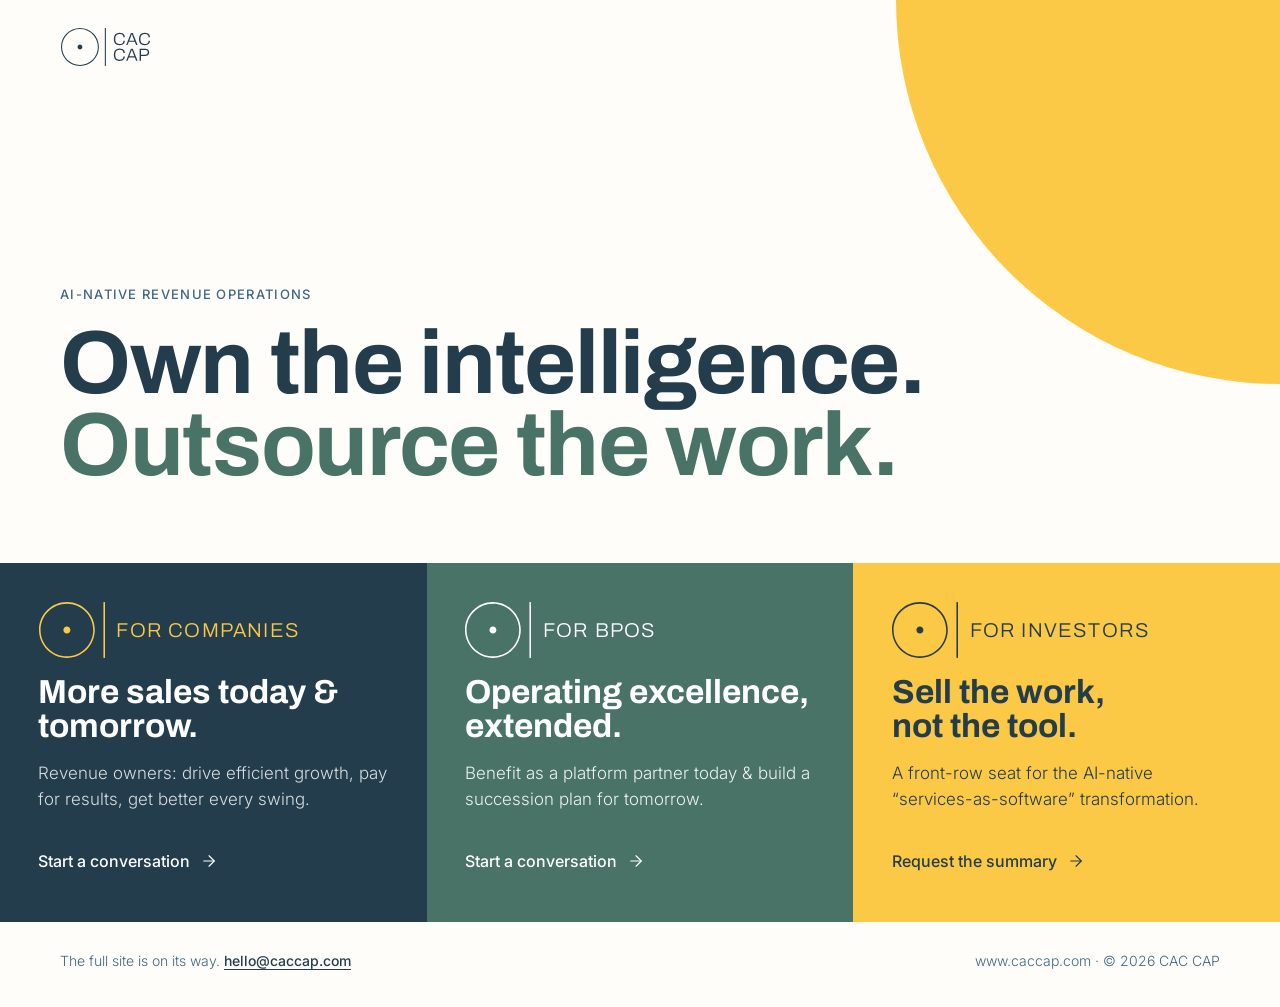
<file: index.html>
<!doctype html>
<html lang="en">
<head>
<meta charset="utf-8">
<meta name="viewport" content="width=device-width, initial-scale=1">
<title>CAC CAP · Own the intelligence. Outsource the work.</title>
<meta name="description" content="We sell the work, not the tool: an AI-native revenue operation, paid on results, with an acquisition pipeline behind it.">
<meta property="og:type" content="website">
<meta property="og:site_name" content="CAC CAP">
<meta property="og:title" content="CAC CAP · Own the intelligence. Outsource the work.">
<meta property="og:description" content="We sell the work, not the tool: an AI-native revenue operation, paid on results, with an acquisition pipeline behind it.">
<link rel="icon" href="favicon.ico" sizes="32x32">
<link rel="icon" type="image/svg+xml" href="favicon.svg">
<link rel="apple-touch-icon" href="apple-touch-icon.png">
<link rel="preconnect" href="https://fonts.googleapis.com">
<link rel="preconnect" href="https://fonts.gstatic.com" crossorigin>
<link rel="stylesheet" href="https://fonts.googleapis.com/css2?family=Archivo:wght@300;500;700&amp;family=Inter:wght@300;500&amp;display=swap">
<link rel="stylesheet" href="assets/css/site.css">
</head>
<body>
<a class="skip" href="#main">Skip to content</a>
<div style="box-sizing: border-box; background: #fffdfa; color: #233d4d; font-family: Inter, 'Helvetica Neue', Arial, sans-serif; font-weight: 300;">

  <section style="position: relative; overflow: hidden; min-height: clamp(460px, 44vw, 640px); display: flex; flex-direction: column;">
    <div aria-hidden="true" style="--d: clamp(400px, 60vw, 880px); position: absolute; top: calc(-0.5 * var(--d)); right: calc(-0.5 * var(--d)); width: var(--d); height: var(--d); border-radius: 50%; background: #fbc946;"></div>

    <header style="position: relative; width: 100%; max-width: 1320px; margin: 0 auto; box-sizing: border-box; padding: 28px clamp(20px, 5vw, 60px);">
      <a href="./" aria-label="CAC CAP home" style="display: inline-flex;"><span role="img" aria-label="CAC CAP" class="tint" style="display: block; height: clamp(32px, 3vw, 42px); aspect-ratio: 2372 / 1000; background: #233d4d; -webkit-mask-image: url(assets/img/cac-cap-lockup-white.svg); mask-image: url(assets/img/cac-cap-lockup-white.svg);"></span></a>
    </header>

    <div id="main" style="position: relative; flex-grow: 1; width: 100%; max-width: 1320px; margin: 0 auto; box-sizing: border-box; padding: 32px clamp(20px, 5vw, 60px) clamp(48px, 6vw, 88px); display: flex; flex-direction: column; justify-content: flex-end; gap: 20px;">
      <div style="font-size: 13px; font-weight: 500; letter-spacing: .1em; text-transform: uppercase; color: #3c6884;">AI-native revenue operations</div>
      <h1 style="margin: 0; max-width: 900px; font-family: Archivo, 'Helvetica Neue', Arial, sans-serif; font-weight: 700; font-size: clamp(42px, 7vw, 108px); line-height: .92; letter-spacing: -.015em; color: #233d4d;">Own the intelligence.<br><span style="color: #497367;">Outsource the work.</span></h1>
    </div>
  </section>

  <nav aria-label="Choose your path" style="display: grid; grid-template-columns: repeat(auto-fit, minmax(300px, 1fr));">
    <div class="door" style="min-height: clamp(300px, 28vw, 420px); box-sizing: border-box; padding: clamp(28px, 3vw, 44px); display: flex; flex-direction: column; gap: 18px; background: #233d4d; color: #ffffff; text-decoration: none;">
      <span style="display: flex; align-items: center;">
        <span aria-hidden="true" class="tint" style="width: 66.25px; height: 56px; display: block; flex: 0 0 auto; background: #fbc946; -webkit-mask-image: url(assets/img/cac-cap-mark-deep-ocean.svg); mask-image: url(assets/img/cac-cap-mark-deep-ocean.svg);"></span>
        <span style="margin-left: 11.7px; font-family: Archivo, 'Helvetica Neue', Arial, sans-serif; font-weight: 300; font-size: 20px; line-height: 1; letter-spacing: .06em; text-transform: uppercase; color: #fbc946;">For companies</span>
      </span>
      <span style="font-family: Archivo, 'Helvetica Neue', Arial, sans-serif; font-weight: 700; font-size: clamp(28px, 2.6vw, 38px); line-height: 1.02;">More sales today &amp; tomorrow.</span>
      <span style="flex-grow: 1; font-size: 17px; line-height: 1.5; color: rgba(255,255,255,.82);">Revenue owners:&nbsp;drive efficient growth, pay for results, get better every swing.</span>
      <a class="go" href="mailto:hello@caccap.com?subject=CAC%20CAP%20for%20companies" style="align-self: flex-start; display: inline-flex; align-items: center; gap: 10px; min-height: 44px; font-size: 16px; font-weight: 500; color: inherit; text-decoration: none;">Start a conversation
        <svg aria-hidden="true" width="18" height="18" viewBox="0 0 24 24" fill="none" stroke="currentColor" stroke-width="1.5" stroke-linecap="round" stroke-linejoin="round"><path d="M5 12h14"></path><path d="m12 5 7 7-7 7"></path></svg>
      </a>
    </div>
    <div class="door" style="min-height: clamp(300px, 28vw, 420px); box-sizing: border-box; padding: clamp(28px, 3vw, 44px); display: flex; flex-direction: column; gap: 18px; background: #497367; color: #ffffff; text-decoration: none;">
      <span style="display: flex; align-items: center;">
        <span aria-hidden="true" class="tint" style="width: 66.25px; height: 56px; display: block; flex: 0 0 auto; background: #ffffff; -webkit-mask-image: url(assets/img/cac-cap-mark-deep-ocean.svg); mask-image: url(assets/img/cac-cap-mark-deep-ocean.svg);"></span>
        <span style="margin-left: 11.7px; font-family: Archivo, 'Helvetica Neue', Arial, sans-serif; font-weight: 300; font-size: 20px; line-height: 1; letter-spacing: .06em; text-transform: uppercase; color: #ffffff;">For BPOs</span>
      </span>
      <span style="font-family: Archivo, 'Helvetica Neue', Arial, sans-serif; font-weight: 700; font-size: clamp(28px, 2.6vw, 38px); line-height: 1.02;">Operating excellence, extended.</span>
      <span style="flex-grow: 1; font-size: 17px; line-height: 1.5; color: rgba(255,255,255,.9);">Benefit as a platform partner today &amp; build a succession plan for tomorrow.</span>
      <a class="go" href="mailto:hello@caccap.com?subject=CAC%20CAP%20for%20BPOs" style="align-self: flex-start; display: inline-flex; align-items: center; gap: 10px; min-height: 44px; font-size: 16px; font-weight: 500; color: inherit; text-decoration: none;">Start a conversation
        <svg aria-hidden="true" width="18" height="18" viewBox="0 0 24 24" fill="none" stroke="currentColor" stroke-width="1.5" stroke-linecap="round" stroke-linejoin="round"><path d="M5 12h14"></path><path d="m12 5 7 7-7 7"></path></svg>
      </a>
    </div>
    <div class="door" style="min-height: clamp(300px, 28vw, 420px); box-sizing: border-box; padding: clamp(28px, 3vw, 44px); display: flex; flex-direction: column; gap: 18px; background: #fbc946; color: #233d4d; text-decoration: none;">
      <span style="display: flex; align-items: center;">
        <span aria-hidden="true" class="tint" style="width: 66.25px; height: 56px; display: block; flex: 0 0 auto; background: #233d4d; -webkit-mask-image: url(assets/img/cac-cap-mark-deep-ocean.svg); mask-image: url(assets/img/cac-cap-mark-deep-ocean.svg);"></span>
        <span style="margin-left: 11.7px; font-family: Archivo, 'Helvetica Neue', Arial, sans-serif; font-weight: 300; font-size: 20px; line-height: 1; letter-spacing: .06em; text-transform: uppercase; color: #233d4d;">For investors</span>
      </span>
      <span style="font-family: Archivo, 'Helvetica Neue', Arial, sans-serif; font-weight: 700; font-size: clamp(28px, 2.6vw, 38px); line-height: 1.02;"><span style="white-space: nowrap;">Sell the work,</span> <span style="white-space: nowrap;">not the tool.</span></span>
      <span style="flex-grow: 1; font-size: 17px; line-height: 1.5; color: #233d4d;">A front-row seat for the AI-native <span style="white-space: nowrap;">“services-as-software”</span> transformation.</span>
      <a class="go" href="mailto:hello@caccap.com?subject=CAC%20CAP%20investment%20summary" style="align-self: flex-start; display: inline-flex; align-items: center; gap: 10px; min-height: 44px; font-size: 16px; font-weight: 500; color: inherit; text-decoration: none;">Request the summary
        <svg aria-hidden="true" width="18" height="18" viewBox="0 0 24 24" fill="none" stroke="currentColor" stroke-width="1.5" stroke-linecap="round" stroke-linejoin="round"><path d="M5 12h14"></path><path d="m12 5 7 7-7 7"></path></svg>
      </a>
    </div>
  </nav>

  <footer style="width: 100%; max-width: 1320px; margin: 0 auto; box-sizing: border-box; padding: 28px clamp(20px, 5vw, 60px) 36px; display: flex; flex-wrap: wrap; align-items: center; justify-content: space-between; gap: 12px 32px; font-size: 14px; line-height: 1.5; color: #3c6884;">
    <p style="margin: 0;">The full site is on its way. <a href="mailto:hello@caccap.com" style="color: #233d4d; font-weight: 500; text-decoration: none; border-bottom: 1px solid #233d4d;">hello@caccap.com</a></p>
    <p style="margin: 0;">www.caccap.com · © 2026 CAC CAP</p>
  </footer>

</div>
</body>
</html>
</file>
<file: assets/css/site.css>
/* CAC CAP site: page basics and interaction states. Layout lives inline in each page. */
body{margin:0}
@media (prefers-reduced-motion:no-preference){html{scroll-behavior:smooth}}
a:focus-visible{outline:3px solid #fbc946;outline-offset:3px}
.skip{position:absolute;left:-9999px;top:16px;z-index:10;padding:12px 20px;border-radius:999px;background:#fbc946;color:#233d4d;font:500 15px/1 Inter,sans-serif;text-decoration:none}
.skip:focus{left:16px}
.nav:hover{color:#ffffff !important}
.btn-accent,.btn-ghost,.btn-dark{transition:background-color .2s cubic-bezier(.2,0,0,1),transform .12s cubic-bezier(.2,0,0,1)}
.btn-accent:hover{background:#fcd46b !important}
.btn-ghost:hover{background:rgba(255,255,255,.08) !important}
.btn-dark:hover{background:#1a2e3a !important}
.btn-accent:active,.btn-ghost:active,.btn-dark:active{transform:scale(.98)}
.path{transition:box-shadow .2s cubic-bezier(.2,0,0,1)}
.path:hover{box-shadow:0 2px 34px rgba(18,30,39,.15)}
.foot a:hover{color:#ffffff !important}
/* Teaser doors (2026-10-28) */
.go{text-underline-offset:5px;text-decoration-thickness:1px}
.go:hover{text-decoration:underline !important}
.go svg{transition:transform .2s cubic-bezier(.2,0,0,1)}
.go:hover svg{transform:translateX(4px)}
.go:active{transform:scale(.98)}
/* Logo files tinted to the brand colour of their ground: exact artwork, colour from the background */
.tint{-webkit-mask-repeat:no-repeat;mask-repeat:no-repeat;-webkit-mask-position:center;mask-position:center;-webkit-mask-size:contain;mask-size:contain}
</file>
